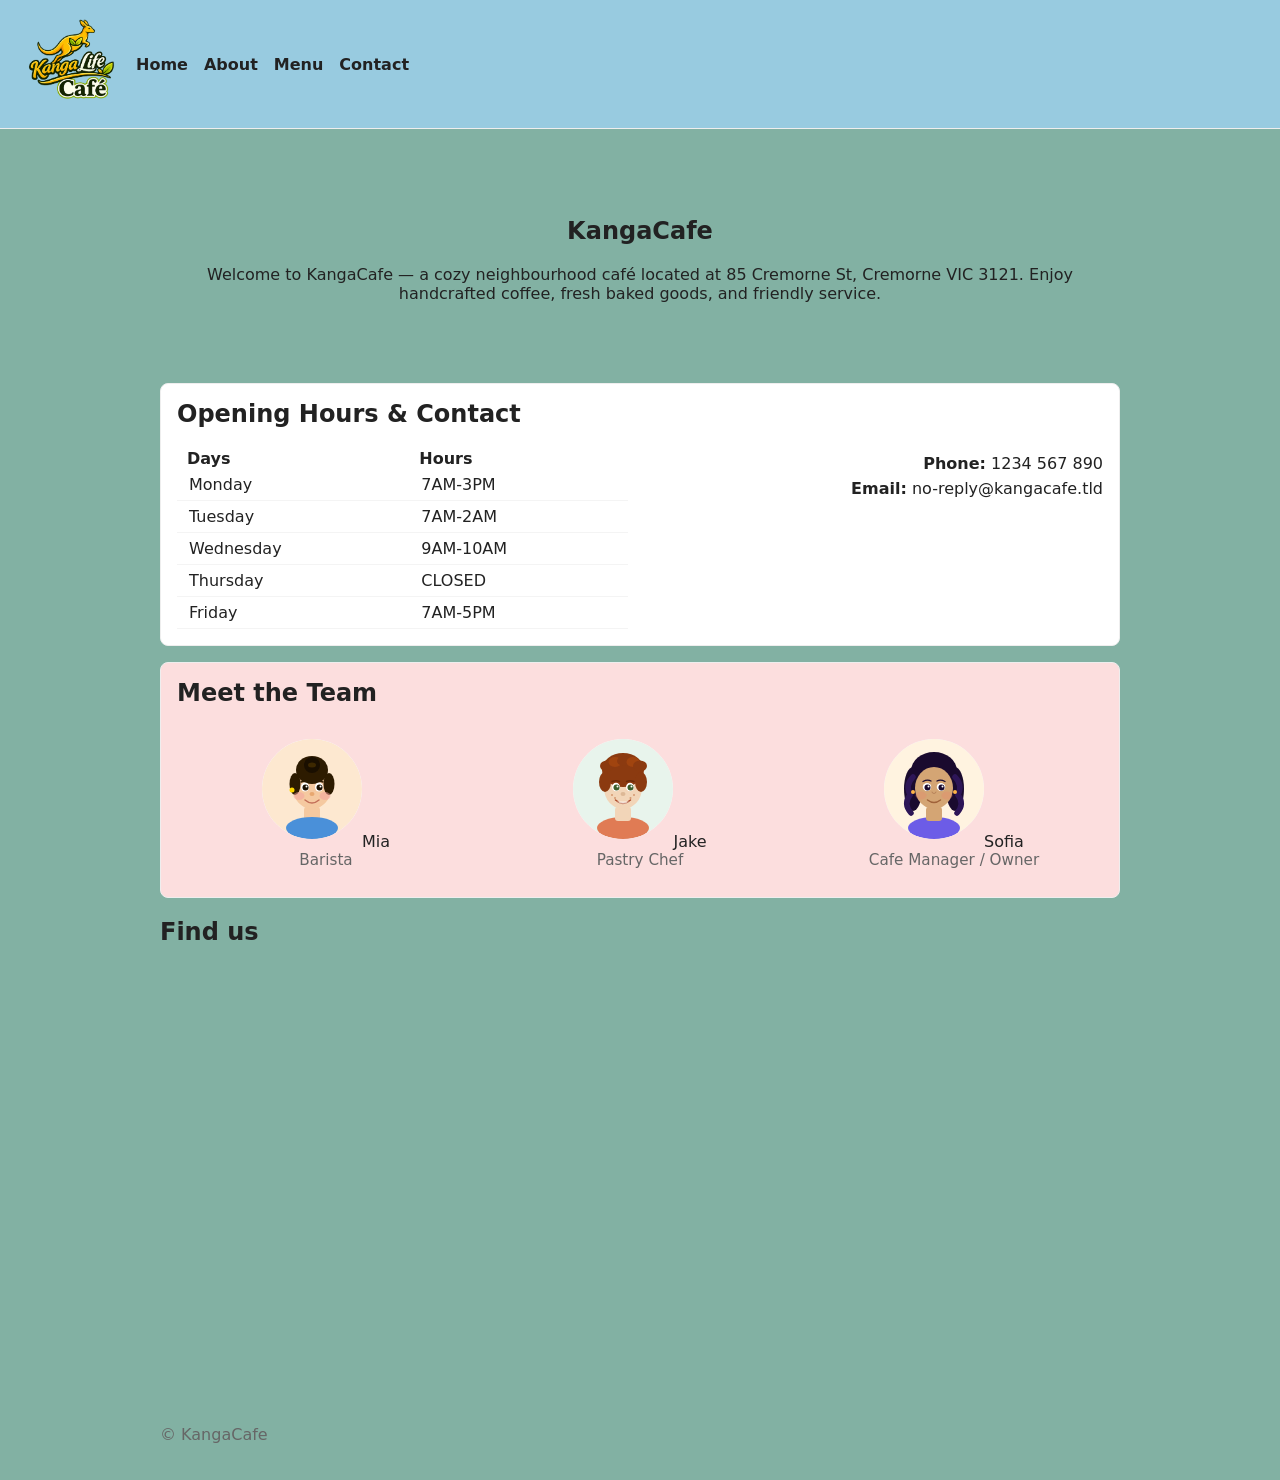
<file: index.html>
<!doctype html>
<html lang="en">
<head>
  <meta charset="utf-8">
  <meta name="viewport" content="width=device-width,initial-scale=1">
  <title>KangaCafe</title>
  <link rel="stylesheet" href="assets/style.css">
</head>
<body>
  <header>
    <nav class="nav">
       <a href="index.html"><img src="assets/images/kanga-cafe-logo.png" alt="Our logo"></a>

      <a href="index.html">Home</a>
      <a href="about.html">About</a>
      <a href="items.html">Menu</a>
      <a href="contact.html">Contact</a>
    </nav>
  </header>

  <main class="container">
    <section class="hero">
      <h1>KangaCafe</h1>
      <p>Welcome to KangaCafe — a cozy neighbourhood café located at 85 Cremorne St, Cremorne VIC 3121. Enjoy handcrafted coffee, fresh baked goods, and friendly service.</p>
    </section>

    <section class="contact-info">
      <h2>Opening Hours & Contact</h2>
      <div class="hours">

        

        <table>
          <tr>
            <th>Days</th>
            <th>Hours</th>
          </tr>
          <tr>
            <td>Monday</td>
            <td>7AM-3PM</td>
          </tr>
          <tr>
            <td>Tuesday</td>
            <td>7AM-2AM</td>
          </tr>
          <tr>
            <td>Wednesday</td>
            <td>9AM-10AM</td>
          </tr>
          <tr>
            <td>Thursday</td>
            <td>CLOSED</td>
          </tr>
          <tr>
            <td>Friday</td>
            <td>7AM-5PM</td>
          </tr>
        </table>

        <div class="contact">
          <p><b>Phone:</b> 1234 567 890</p>
          <p><b>Email:</b> no-reply@kangacafe.tld</p>
        </div>
      </div>
    </section>

    <section class="staff">
      <h2>Meet the Team</h2>
      <div class="staff-grid">
        <article class="staff-card">
          <img src="assets/images/mia.svg"
          <h3>Mia</h3>
          <p class="role">Barista</p>
         
        </article>

        <article class="staff-card">
          <img src="assets/images/jake.svg"
          <h3>Jake</h3>
          <p class="role">Pastry Chef</p>
        </article>

        <article class="staff-card">
          <img src="assets/images/sofia.svg"
          <h3>Sofia</h3>
          <p class="role">Cafe Manager / Owner</p>
        </article>
      </div>
    </section>

    <section class="map">
      <h2>Find us</h2>
      <div class="map-wrap">
        <iframe src="https://www.google.com/maps/embed?pb=!1m18!1m12!1m3!1d3151.3785547427033!2d144.98876542819738!3d-37.82802274164946!2m3!1f0!2f0!3f0!3m2!1i1024!2i768!4f13.1!3m3!1m2!1s0x6ad6429112c6b92f%3A0xaf5de308887a85d2!2sKangan%20Institute%20Cremorne!5e0!3m2!1sen!2sau!4v1779010232948!5m2!1sen!2sau" width="600" height="450" style="border:0;" allowfullscreen="" loading="lazy" referrerpolicy="no-referrer-when-downgrade"></iframe>
      </div>
    </section>
  </main>

  <footer class="container">
    <p>&copy; KangaCafe</p>
  </footer>
</body>
</html>
</file>
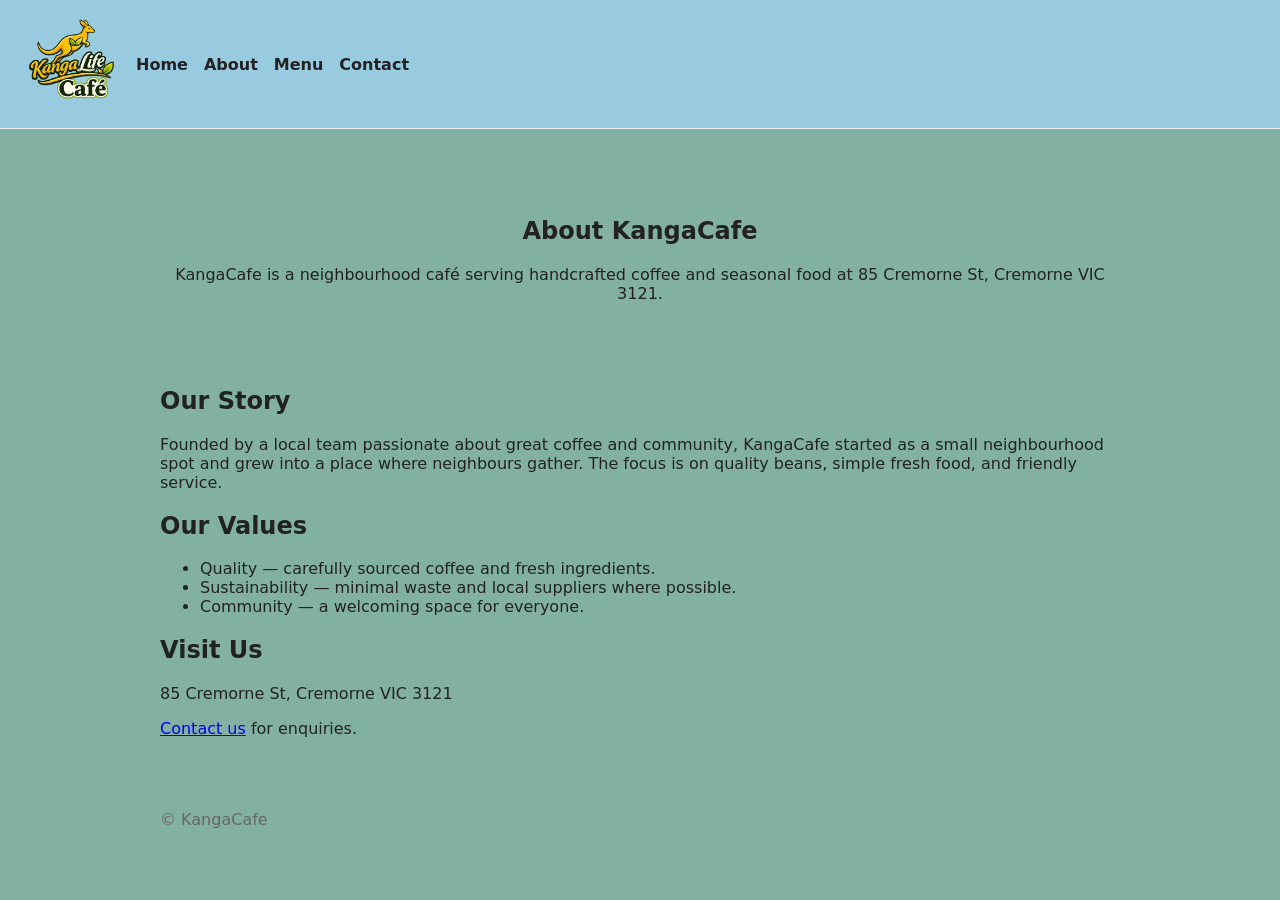
<file: about.html>
<!doctype html>
<html lang="en">
<head>
  <meta charset="utf-8">
  <meta name="viewport" content="width=device-width,initial-scale=1">
  <title>About — KangaCafe</title>
  <link rel="stylesheet" href="assets/style.css">
</head>
<body>
  <header>
    <nav class="nav">
      <!-- TODO: Add cafe logo that links to home page -->
       <a href="index.html"><img src="assets/images/kanga-cafe-logo.png" alt="Our logo"></a>
      <a href="index.html">Home</a>
      <a href="about.html">About</a>
      <a href="items.html">Menu</a>
      <a href="contact.html">Contact</a>
    </nav>
  </header>

  <main class="container">
    <section class="hero">
      <h1>About KangaCafe</h1>
      <p>KangaCafe is a neighbourhood café serving handcrafted coffee and seasonal food at 85 Cremorne St, Cremorne VIC 3121.</p>
    </section>

    <section class="story">
      <h2>Our Story</h2>
      <p>Founded by a local team passionate about great coffee and community, KangaCafe started as a small neighbourhood spot and grew into a place where neighbours gather. The focus is on quality beans, simple fresh food, and friendly service.</p>
    </section>

    <section class="values">
      <h2>Our Values</h2>
      <ul>
        <li>Quality — carefully sourced coffee and fresh ingredients.</li>
        <li>Sustainability — minimal waste and local suppliers where possible.</li>
        <li>Community — a welcoming space for everyone.</li>
      </ul>
    </section>

    <section class="visit">
      <h2>Visit Us</h2>
      <p>85 Cremorne St, Cremorne VIC 3121</p>
      <p><a href="#">Contact us</a> for enquiries.</p>
    </section>
  </main>

  <footer class="container">
    <p>&copy; KangaCafe</p>
  </footer>
</body>
</html>
</file>
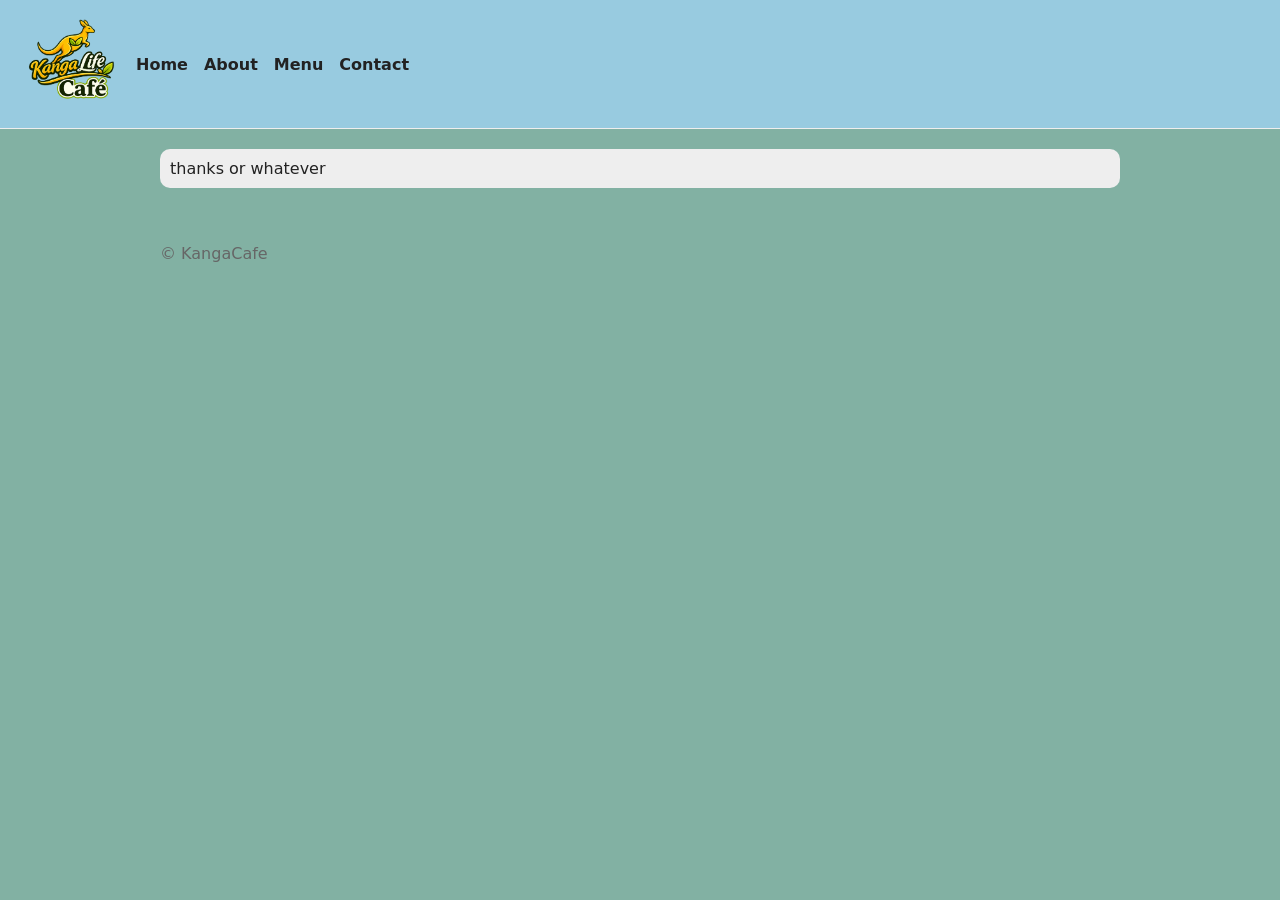
<file: contact-thank-you.html>
<!doctype html>
<html lang="en">
<head>
  <meta charset="utf-8">
  <meta name="viewport" content="width=device-width,initial-scale=1">
  <title>KangaCafe</title>
  <link rel="stylesheet" href="assets/style.css">
</head>
<body>
  <header>
    <nav class="nav">
       <a href="index.html"><img src="assets/images/kanga-cafe-logo.png" alt="Our logo"></a>

      <a href="index.html">Home</a>
      <a href="about.html">About</a>
      <a href="items.html">Menu</a>
      <a href="contact.html">Contact</a>
    </nav>
  </header>

  <main class="container">
    <div id="thanks"> thanks or whatever</div>

  </main>

  <footer class="container">
    <p>&copy; KangaCafe</p>
  </footer>
</body>
</html>
</file>
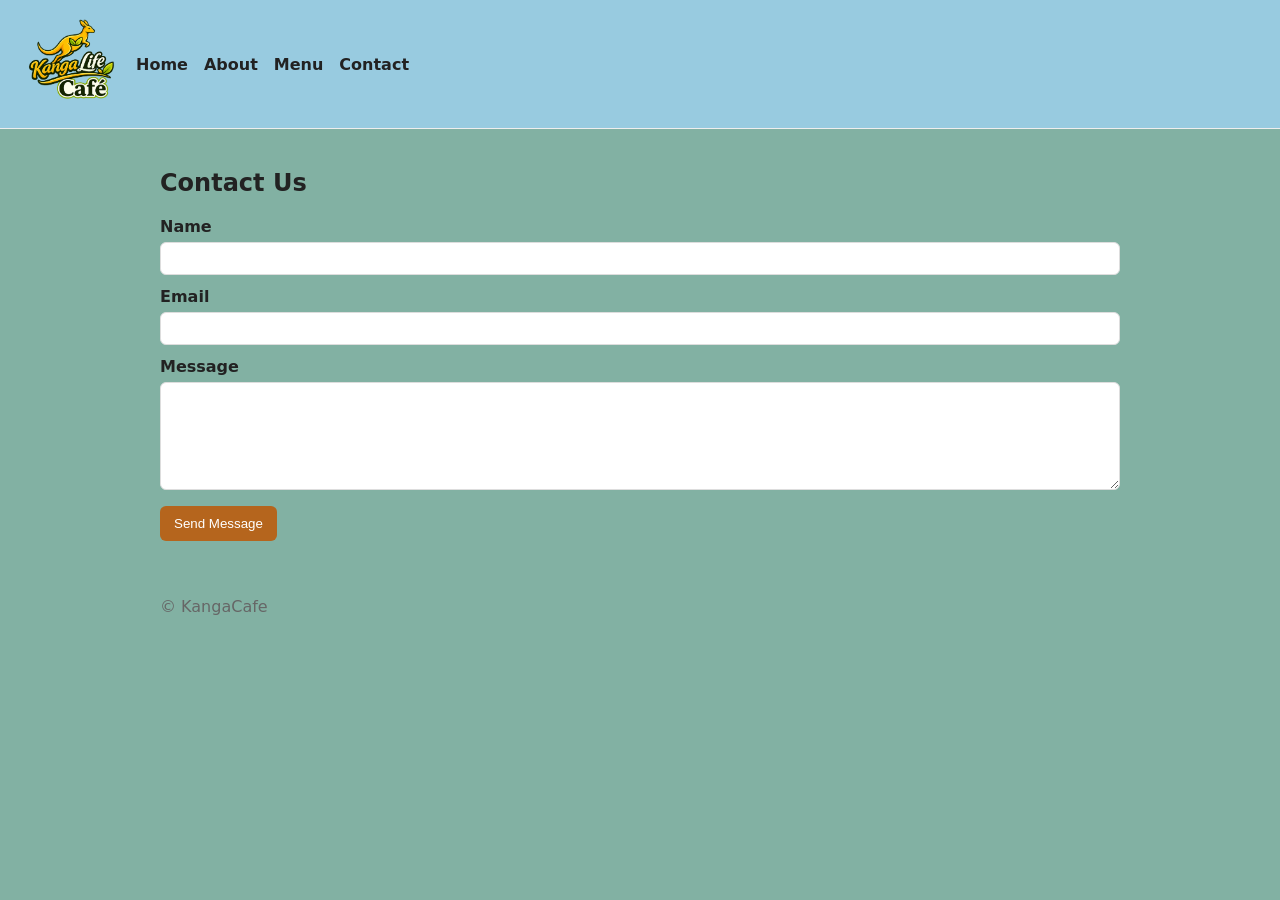
<file: contact.html>
<!doctype html>
<html lang="en">
<head>
  <meta charset="utf-8">
  <meta name="viewport" content="width=device-width,initial-scale=1">
  <title>Contact — KangaCafe</title>
  <link rel="stylesheet" href="assets/style.css">
</head>
<body>
  <header>
    <nav class="nav">
     <a href="index.html"><img src="assets/images/kanga-cafe-logo.png" alt="Our logo"></a>
       
      <a href="index.html">Home</a>
      <a href="about.html">About</a>
      <a href="items.html">Menu</a>
      <a href="contact.html">Contact</a>
    </nav>
  </header>

  <main class="container">
    <h2>Contact Us</h2>
    <form method="get" action="contact-thank-you.html">
      <label for="name">Name</label>
      <input id="name" name="name" type="text" required>

      <label for="email">Email</label>
      <input id="email" name="email" type="email" required>

      <label for="message">Message</label>
      <textarea id="message" name="message" rows="6" required></textarea>

      <button type="submit">Send Message</button>
    </form>

  </main>

  <footer class="container">
    <p>&copy; KangaCafe</p>
  </footer>

</body>
</html>
</file>
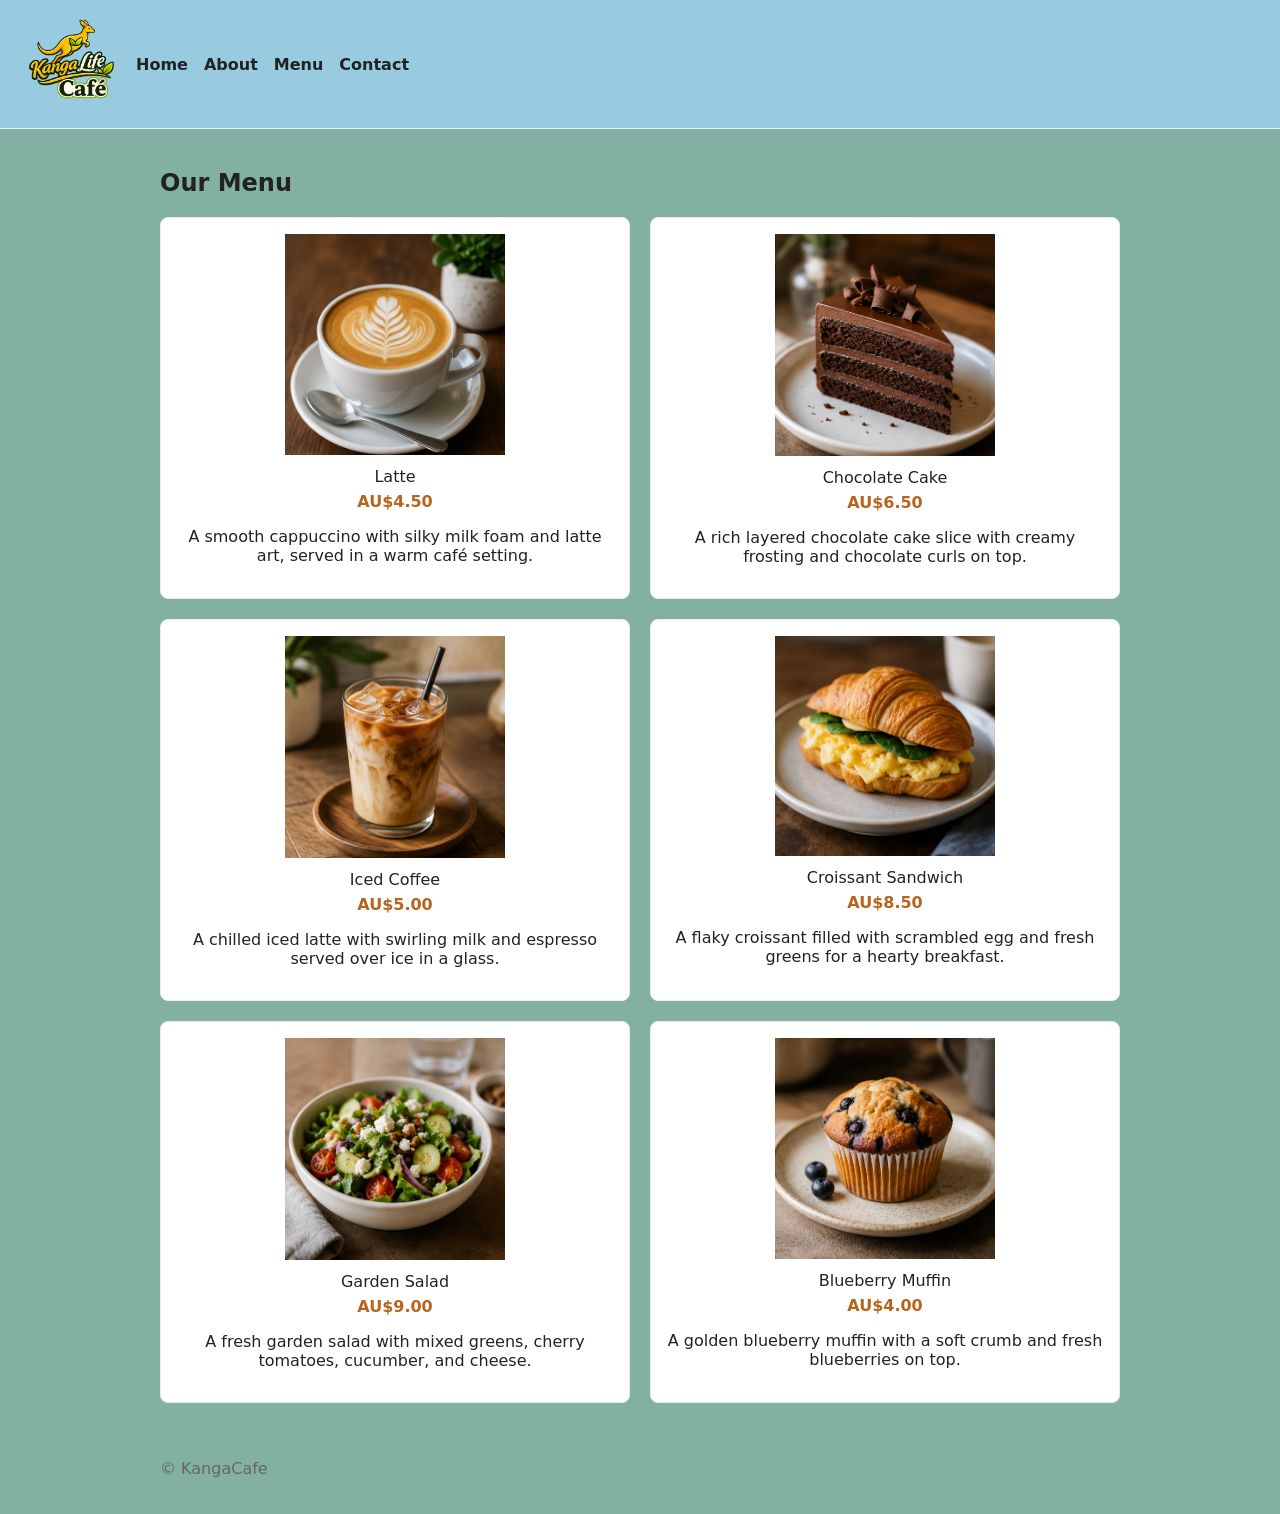
<file: items.html>
<!doctype html>
<html lang="en">
<head>
  <meta charset="utf-8">
  <meta name="viewport" content="width=device-width,initial-scale=1">
  <title>KangaCafe — Menu</title>
  <link rel="stylesheet" href="assets/style.css">
</head>
<body>
  <header>
    <nav class="nav">
     <a href="index.html"><img src="assets/images/kanga-cafe-logo.png" alt="Our logo"></a>

      <a href="index.html">Home</a>
      <a href="about.html">About</a>
      <a href="items.html">Menu</a>
      <a href="contact.html">Contact</a>
    </nav>
  </header>

  <main class="container">
    <h2>Our Menu</h2>
    <section class="items-grid">
      <article class="item-card">
        <img src="assets/images/latte-coffee.png"
        <h3>Latte</h3>
        <p class="price">AU$4.50</p>
        <p>A smooth cappuccino with silky milk foam and latte art, served in a warm café setting.</p>
      </article>

      <article class="item-card">
        <img src="assets/images/chocolate-cake-slice.png"
        <h3>Chocolate Cake</h3>
        <p class="price">AU$6.50</p>
        <p>A rich layered chocolate cake slice with creamy frosting and chocolate curls on top.</p>
      </article>

      <article class="item-card">
        <img src="assets/images/iced-coffee.png"
        <h3>Iced Coffee</h3>
        <p class="price">AU$5.00</p>
        <p>A chilled iced latte with swirling milk and espresso served over ice in a glass.</p>
      </article>

      <article class="item-card">
        <img src="assets/images/egg-croissant.png"
        <h3>Croissant Sandwich</h3>
        <p class="price">AU$8.50</p>
        <p>A flaky croissant filled with scrambled egg and fresh greens for a hearty breakfast.</p>
      </article>

      <article class="item-card">
        <img src="assets/images/garden-salad.png"
        <h3>Garden Salad</h3>
        <p class="price">AU$9.00</p>
        <p>A fresh garden salad with mixed greens, cherry tomatoes, cucumber, and cheese.</p>
      </article>

      <article class="item-card">
        <img src="assets/images/blueberry-muffin.png"
        <h3>Blueberry Muffin</h3>
        <p class="price">AU$4.00</p>
        <p>A golden blueberry muffin with a soft crumb and fresh blueberries on top.</p>
      </article>
    </section>
  </main>

  <footer class="container">
    <p>&copy; KangaCafe</p>
  </footer>
</body>
</html>
</file>
<file: assets/style.css>
/* KangaCafe styles */

:root {
  --accent: #b5651d;
}

* {
  box-sizing: border-box;
}

body {
  font-family: system-ui, -apple-system, 'Segoe UI', Roboto, 'Helvetica Neue', Arial, sans-serif;
  margin: 0;
  color: #222;
  background: #82b1a3;
}

.container {
  max-width: 1000px;
  margin: 0 auto;
  padding: 20px;
}

header img {
  width: 100px;
}

.nav {
  display: flex;
  gap: 16px;
  padding: 12px 20px;
  background: #98cbe0;
  border-bottom: 1px solid #eee;
  align-items: center;
}

.nav a {
  text-decoration: none;
  color: #222;
  font-weight: 600;
}

.hero {
  padding: 48px 0;
  text-align: center;
}

.items-grid {
  display: grid;
  grid-template-columns: repeat(2, 1fr);
  gap: 20px;
  margin-top: 12px;
}

.item-card {
  background: #fff;
  border: 1px solid #eee;
  border-radius: 8px;
  padding: 16px;
  text-align: center;
}

.item-card img {
  max-width: 220px;
  height: auto;
  margin: 0 auto 12px;
  display: block;
}

.item-card h3 {
  margin: 8px 0;
}

.item-card .price {
  margin: 6px 0;
  font-weight: 700;
  color: var(--accent);
}

form label {
  display: block;
  margin-top: 12px;
  font-weight: 600;
}

input[type='text'],
input[type='email'],
textarea {
  width: 100%;
  padding: 8px;
  margin-top: 6px;
  border: 1px solid #ddd;
  border-radius: 6px;
}

button {
  margin-top: 12px;
  background: var(--accent);
  color: #fff;
  border: none;
  padding: 10px 14px;
  border-radius: 6px;
  cursor: pointer;
}

.form-result {
  font-weight: 600;
}

footer {
  padding: 12px 20px;
  color: #666;
}

.map-wrap {
  max-width: 100%;
  overflow: hidden;
}

.map-wrap iframe {
  width: 100%;
  height: 400px;
  border: 0;
}

.contact-info {
  background: #fff;
  border: 1px solid #eee;
  border-radius: 8px;
  padding: 16px;
  margin-top: 16px;
}

.contact-info h2 {
  margin-top: 0;
}

.hours {
  display: flex;
  gap: 24px;
  align-items: flex-start;
}

.hours table {
  flex: 1;
  border-collapse: collapse;
}

.hours table th {
  padding-left: 10px;
  text-align: left;
}

.hours table td {
  padding: 6px 12px;
  border-bottom: 1px solid #f4f4f4;
}

.contact {
  flex: 1;
}
.contact p {
  text-align: right;
  margin: 6px 0;
}

.staff {
  background: hsl(0, 84%, 93%);
  border: 1px solid #eee;
  border-radius: 8px;
  padding: 16px;
  margin-top: 16px;
}

.staff h2 {
  margin-top: 0;
}

.staff-grid {
  display: grid;
  grid-template-columns: repeat(3, 1fr);
  gap: 16px;
  margin-top: 12px;
  align-items: start;
}

.staff-card {
  text-align: center;
  padding: 12px;
}

.staff-card img {
  width: 100px;
  height: 100px;
  border-radius: 50%;
  object-fit: cover;
  margin: 0 auto 8px;
  background: #f7f7f7;
}

.staff-card h3 {
  margin: 6px 0 2px;
  font-size: 1rem;
}

.staff-card p {
  margin: 0;
  color: #666;
  font-size: 0.95rem;
}

@media (max-width: 700px) {
  .items-grid {
    grid-template-columns: 1fr;
  }

  .nav {
    justify-content: center;
  }

  .hours {
    flex-direction: column;
  }

  .map-wrap iframe {
    height: 250px;
  }

  .staff-grid {
    grid-template-columns: 1fr;
  }

}


#thanks{
background-color: #eee;
padding: 10px;
border-radius: 10px;
}
</file>
